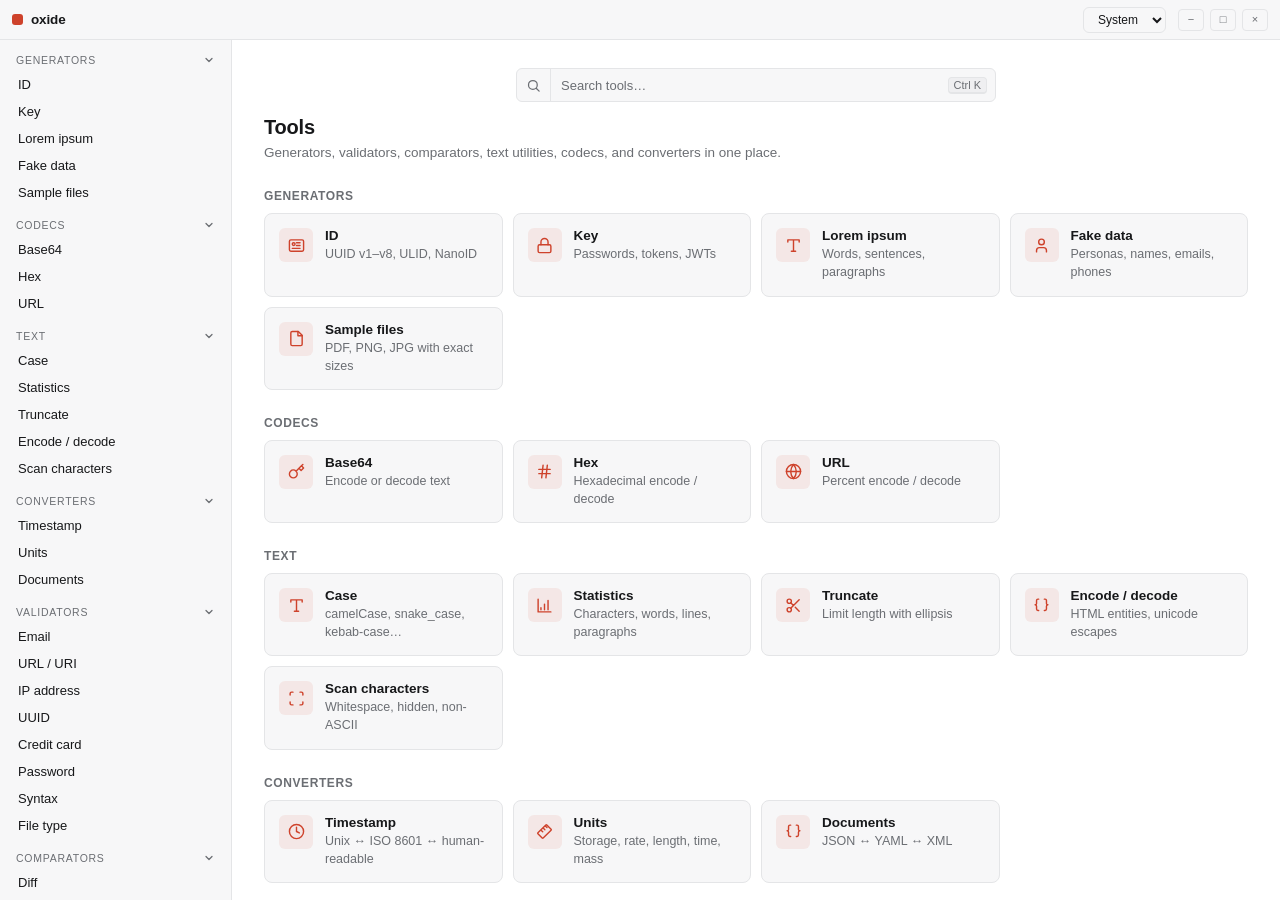
<file: docs/design/mock/index.html>
<!doctype html>
<html lang="en">
<head>
  <meta charset="utf-8">
  <meta name="viewport" content="width=device-width, initial-scale=1">
  <title>oxide — Home</title>
  <link rel="stylesheet" href="design.css">
</head>
<body>
  <div class="app">
    <header class="titlebar">
      <div class="brand"><span class="brand-dot"></span>oxide</div>
      <div class="spacer"></div>
      <select class="theme-select input" aria-label="Theme">
        <option value="system">System</option>
        <option value="light">Light</option>
        <option value="dark">Dark</option>
      </select>
      <div class="win-controls"><span class="win">−</span><span class="win">□</span><span class="win">×</span></div>
    </header>

    <nav class="sidebar">
      <details class="side-group" open>
        <summary class="side-title">Generators <svg class="chev" width="12" height="12" viewBox="0 0 24 24" fill="none" stroke="currentColor" stroke-width="2.5" stroke-linecap="round" stroke-linejoin="round"><path d="m6 9 6 6 6-6"/></svg></summary>
        <div class="side-items">
          <a class="side-item" href="uuid.html">ID</a>
          <a class="side-item" href="#">Key</a>
          <a class="side-item" href="#">Lorem ipsum</a>
          <a class="side-item" href="#">Fake data</a>
          <a class="side-item" href="#">Sample files</a>
        </div>
      </details>
      <details class="side-group" open>
        <summary class="side-title">Codecs <svg class="chev" width="12" height="12" viewBox="0 0 24 24" fill="none" stroke="currentColor" stroke-width="2.5" stroke-linecap="round" stroke-linejoin="round"><path d="m6 9 6 6 6-6"/></svg></summary>
        <div class="side-items">
          <a class="side-item" href="base64.html">Base64</a>
          <a class="side-item" href="#">Hex</a>
          <a class="side-item" href="#">URL</a>
        </div>
      </details>
      <details class="side-group" open>
        <summary class="side-title">Text <svg class="chev" width="12" height="12" viewBox="0 0 24 24" fill="none" stroke="currentColor" stroke-width="2.5" stroke-linecap="round" stroke-linejoin="round"><path d="m6 9 6 6 6-6"/></svg></summary>
        <div class="side-items">
          <a class="side-item" href="#">Case</a>
          <a class="side-item" href="#">Statistics</a>
          <a class="side-item" href="#">Truncate</a>
          <a class="side-item" href="#">Encode / decode</a>
          <a class="side-item" href="#">Scan characters</a>
        </div>
      </details>
      <details class="side-group" open>
        <summary class="side-title">Converters <svg class="chev" width="12" height="12" viewBox="0 0 24 24" fill="none" stroke="currentColor" stroke-width="2.5" stroke-linecap="round" stroke-linejoin="round"><path d="m6 9 6 6 6-6"/></svg></summary>
        <div class="side-items">
          <a class="side-item" href="#">Timestamp</a>
          <a class="side-item" href="#">Units</a>
          <a class="side-item" href="#">Documents</a>
        </div>
      </details>
      <details class="side-group" open>
        <summary class="side-title">Validators <svg class="chev" width="12" height="12" viewBox="0 0 24 24" fill="none" stroke="currentColor" stroke-width="2.5" stroke-linecap="round" stroke-linejoin="round"><path d="m6 9 6 6 6-6"/></svg></summary>
        <div class="side-items">
          <a class="side-item" href="email.html">Email</a>
          <a class="side-item" href="#">URL / URI</a>
          <a class="side-item" href="#">IP address</a>
          <a class="side-item" href="#">UUID</a>
          <a class="side-item" href="#">Credit card</a>
          <a class="side-item" href="#">Password</a>
          <a class="side-item" href="#">Syntax</a>
          <a class="side-item" href="#">File type</a>
        </div>
      </details>
      <details class="side-group" open>
        <summary class="side-title">Comparators <svg class="chev" width="12" height="12" viewBox="0 0 24 24" fill="none" stroke="currentColor" stroke-width="2.5" stroke-linecap="round" stroke-linejoin="round"><path d="m6 9 6 6 6-6"/></svg></summary>
        <div class="side-items">
          <a class="side-item" href="#">Diff</a>
          <a class="side-item" href="#">JSON compare</a>
          <a class="side-item" href="#">SemVer</a>
          <a class="side-item" href="#">Directories</a>
        </div>
      </details>
      <details class="side-group" open>
        <summary class="side-title">App <svg class="chev" width="12" height="12" viewBox="0 0 24 24" fill="none" stroke="currentColor" stroke-width="2.5" stroke-linecap="round" stroke-linejoin="round"><path d="m6 9 6 6 6-6"/></svg></summary>
        <div class="side-items">
          <a class="side-item" href="settings.html">Settings</a>
          <a class="side-item" href="components.html">Components</a>
        </div>
      </details>
    </nav>

    <main class="content">
      <div class="search">
        <span class="search-icon">
          <svg class="ic" width="15" height="15" viewBox="0 0 24 24" fill="none" stroke="currentColor" stroke-width="2" stroke-linecap="round" stroke-linejoin="round"><circle cx="11" cy="11" r="7"/><path d="m21 21-4.3-4.3"/></svg>
        </span>
        <input type="text" placeholder="Search tools…" aria-label="Search tools">
        <kbd>Ctrl K</kbd>
      </div>

      <div class="page-head">
        <h1>Tools</h1>
        <p>Generators, validators, comparators, text utilities, codecs, and converters in one place.</p>
      </div>

      <div class="cat-title">Generators</div>
      <div class="cards">
        <a class="card" href="uuid.html">
          <span class="card-ic"><svg class="ic" width="17" height="17" viewBox="0 0 24 24" fill="none" stroke="currentColor" stroke-width="2" stroke-linecap="round" stroke-linejoin="round"><rect x="2" y="4" width="20" height="16" rx="2"/><circle cx="8" cy="10" r="2"/><path d="M12 8h5M12 12h5M6 16h11"/></svg></span>
          <span><span class="card-name">ID</span><span class="card-desc">UUID v1–v8, ULID, NanoID</span></span>
        </a>
        <a class="card" href="#">
          <span class="card-ic"><svg class="ic" width="17" height="17" viewBox="0 0 24 24" fill="none" stroke="currentColor" stroke-width="2" stroke-linecap="round" stroke-linejoin="round"><rect width="18" height="11" x="3" y="11" rx="2"/><path d="M7 11V7a5 5 0 0 1 10 0v4"/></svg></span>
          <span><span class="card-name">Key</span><span class="card-desc">Passwords, tokens, JWTs</span></span>
        </a>
        <a class="card" href="#">
          <span class="card-ic"><svg class="ic" width="17" height="17" viewBox="0 0 24 24" fill="none" stroke="currentColor" stroke-width="2" stroke-linecap="round" stroke-linejoin="round"><path d="M4 7V4h16v3M9 20h6M12 4v16"/></svg></span>
          <span><span class="card-name">Lorem ipsum</span><span class="card-desc">Words, sentences, paragraphs</span></span>
        </a>
        <a class="card" href="#">
          <span class="card-ic"><svg class="ic" width="17" height="17" viewBox="0 0 24 24" fill="none" stroke="currentColor" stroke-width="2" stroke-linecap="round" stroke-linejoin="round"><path d="M19 21v-2a4 4 0 0 0-4-4H9a4 4 0 0 0-4 4v2"/><circle cx="12" cy="7" r="4"/></svg></span>
          <span><span class="card-name">Fake data</span><span class="card-desc">Personas, names, emails, phones</span></span>
        </a>
        <a class="card" href="#">
          <span class="card-ic"><svg class="ic" width="17" height="17" viewBox="0 0 24 24" fill="none" stroke="currentColor" stroke-width="2" stroke-linecap="round" stroke-linejoin="round"><path d="M14.5 2H6a2 2 0 0 0-2 2v16a2 2 0 0 0 2 2h12a2 2 0 0 0 2-2V7.5L14.5 2z"/><path d="M14 2v6h6"/></svg></span>
          <span><span class="card-name">Sample files</span><span class="card-desc">PDF, PNG, JPG with exact sizes</span></span>
        </a>
      </div>

      <div class="cat-title">Codecs</div>
      <div class="cards">
        <a class="card" href="base64.html">
          <span class="card-ic"><svg class="ic" width="17" height="17" viewBox="0 0 24 24" fill="none" stroke="currentColor" stroke-width="2" stroke-linecap="round" stroke-linejoin="round"><path d="m21 2-2 2m-7.6 7.6a5.5 5.5 0 1 1-7.8 7.8 5.5 5.5 0 0 1 7.8-7.8zm0 0L15.5 7.5m0 0 3 3L22 7l-3-3m-3.5 3.5L19 4"/></svg></span>
          <span><span class="card-name">Base64</span><span class="card-desc">Encode or decode text</span></span>
        </a>
        <a class="card" href="#">
          <span class="card-ic"><svg class="ic" width="17" height="17" viewBox="0 0 24 24" fill="none" stroke="currentColor" stroke-width="2" stroke-linecap="round" stroke-linejoin="round"><path d="M4 9h16M4 15h16M10 3 8 21M16 3l-2 18"/></svg></span>
          <span><span class="card-name">Hex</span><span class="card-desc">Hexadecimal encode / decode</span></span>
        </a>
        <a class="card" href="#">
          <span class="card-ic"><svg class="ic" width="17" height="17" viewBox="0 0 24 24" fill="none" stroke="currentColor" stroke-width="2" stroke-linecap="round" stroke-linejoin="round"><circle cx="12" cy="12" r="10"/><path d="M2 12h20M12 2a15.3 15.3 0 0 1 4 10 15.3 15.3 0 0 1-4 10 15.3 15.3 0 0 1-4-10 15.3 15.3 0 0 1 4-10z"/></svg></span>
          <span><span class="card-name">URL</span><span class="card-desc">Percent encode / decode</span></span>
        </a>
      </div>

      <div class="cat-title">Text</div>
      <div class="cards">
        <a class="card" href="#">
          <span class="card-ic"><svg class="ic" width="17" height="17" viewBox="0 0 24 24" fill="none" stroke="currentColor" stroke-width="2" stroke-linecap="round" stroke-linejoin="round"><path d="M4 7V4h16v3M9 20h6M12 4v16"/></svg></span>
          <span><span class="card-name">Case</span><span class="card-desc">camelCase, snake_case, kebab-case…</span></span>
        </a>
        <a class="card" href="#">
          <span class="card-ic"><svg class="ic" width="17" height="17" viewBox="0 0 24 24" fill="none" stroke="currentColor" stroke-width="2" stroke-linecap="round" stroke-linejoin="round"><path d="M3 3v18h18"/><path d="M7 15v3M12 10v8M17 5v13"/></svg></span>
          <span><span class="card-name">Statistics</span><span class="card-desc">Characters, words, lines, paragraphs</span></span>
        </a>
        <a class="card" href="#">
          <span class="card-ic"><svg class="ic" width="17" height="17" viewBox="0 0 24 24" fill="none" stroke="currentColor" stroke-width="2" stroke-linecap="round" stroke-linejoin="round"><circle cx="6" cy="6" r="3"/><circle cx="6" cy="18" r="3"/><path d="M20 4 8.1 15.9M14.5 14.5 20 20M8.1 8.1 12 12"/></svg></span>
          <span><span class="card-name">Truncate</span><span class="card-desc">Limit length with ellipsis</span></span>
        </a>
        <a class="card" href="#">
          <span class="card-ic"><svg class="ic" width="17" height="17" viewBox="0 0 24 24" fill="none" stroke="currentColor" stroke-width="2" stroke-linecap="round" stroke-linejoin="round"><path d="M8 3H7a2 2 0 0 0-2 2v4a2 2 0 0 1-2 2 2 2 0 0 1 2 2v4c0 1.1.9 2 2 2h1"/><path d="M16 3h1a2 2 0 0 1 2 2v4a2 2 0 0 0 2 2 2 2 0 0 0-2 2v4a2 2 0 0 1-2 2h-1"/></svg></span>
          <span><span class="card-name">Encode / decode</span><span class="card-desc">HTML entities, unicode escapes</span></span>
        </a>
        <a class="card" href="#">
          <span class="card-ic"><svg class="ic" width="17" height="17" viewBox="0 0 24 24" fill="none" stroke="currentColor" stroke-width="2" stroke-linecap="round" stroke-linejoin="round"><path d="M3 7V5a2 2 0 0 1 2-2h2M17 3h2a2 2 0 0 1 2 2v2M21 17v2a2 2 0 0 1-2 2h-2M7 21H5a2 2 0 0 1-2-2v-2"/></svg></span>
          <span><span class="card-name">Scan characters</span><span class="card-desc">Whitespace, hidden, non-ASCII</span></span>
        </a>
      </div>

      <div class="cat-title">Converters</div>
      <div class="cards">
        <a class="card" href="#">
          <span class="card-ic"><svg class="ic" width="17" height="17" viewBox="0 0 24 24" fill="none" stroke="currentColor" stroke-width="2" stroke-linecap="round" stroke-linejoin="round"><circle cx="12" cy="12" r="10"/><path d="M12 6v6l4 2"/></svg></span>
          <span><span class="card-name">Timestamp</span><span class="card-desc">Unix ↔ ISO 8601 ↔ human-readable</span></span>
        </a>
        <a class="card" href="#">
          <span class="card-ic"><svg class="ic" width="17" height="17" viewBox="0 0 24 24" fill="none" stroke="currentColor" stroke-width="2" stroke-linecap="round" stroke-linejoin="round"><path d="M21.3 8.7 15.3 2.7a1 1 0 0 0-1.4 0l-11.2 11.2a1 1 0 0 0 0 1.4l6 6a1 1 0 0 0 1.4 0l11.2-11.2a1 1 0 0 0 0-1.4z"/><path d="m7.5 10.5 2 2M10.5 7.5l2 2M13.5 4.5l2 2"/></svg></span>
          <span><span class="card-name">Units</span><span class="card-desc">Storage, rate, length, time, mass</span></span>
        </a>
        <a class="card" href="#">
          <span class="card-ic"><svg class="ic" width="17" height="17" viewBox="0 0 24 24" fill="none" stroke="currentColor" stroke-width="2" stroke-linecap="round" stroke-linejoin="round"><path d="M8 3H7a2 2 0 0 0-2 2v4a2 2 0 0 1-2 2 2 2 0 0 1 2 2v4c0 1.1.9 2 2 2h1"/><path d="M16 3h1a2 2 0 0 1 2 2v4a2 2 0 0 0 2 2 2 2 0 0 0-2 2v4a2 2 0 0 1-2 2h-1"/></svg></span>
          <span><span class="card-name">Documents</span><span class="card-desc">JSON ↔ YAML ↔ XML</span></span>
        </a>
      </div>

      <div class="cat-title">Validators</div>
      <div class="cards">
        <a class="card" href="email.html">
          <span class="card-ic"><svg class="ic" width="17" height="17" viewBox="0 0 24 24" fill="none" stroke="currentColor" stroke-width="2" stroke-linecap="round" stroke-linejoin="round"><rect width="20" height="16" x="2" y="4" rx="2"/><path d="m22 7-8.97 5.7a1.94 1.94 0 0 1-2.06 0L2 7"/></svg></span>
          <span><span class="card-name">Email</span><span class="card-desc">RFC 5321/5322, IDN, SMTPUTF8</span></span>
        </a>
        <a class="card" href="#">
          <span class="card-ic"><svg class="ic" width="17" height="17" viewBox="0 0 24 24" fill="none" stroke="currentColor" stroke-width="2" stroke-linecap="round" stroke-linejoin="round"><circle cx="12" cy="12" r="10"/><path d="M2 12h20M12 2a15.3 15.3 0 0 1 4 10 15.3 15.3 0 0 1-4 10 15.3 15.3 0 0 1-4-10 15.3 15.3 0 0 1 4-10z"/></svg></span>
          <span><span class="card-name">URL / URI</span><span class="card-desc">WHATWG URL, IDN, schemes</span></span>
        </a>
        <a class="card" href="#">
          <span class="card-ic"><svg class="ic" width="17" height="17" viewBox="0 0 24 24" fill="none" stroke="currentColor" stroke-width="2" stroke-linecap="round" stroke-linejoin="round"><path d="M12 22s8-4 8-10V5l-8-3-8 3v7c0 6 8 10 8 10z"/></svg></span>
          <span><span class="card-name">IP address</span><span class="card-desc">IPv4 / IPv6, RFC 6890</span></span>
        </a>
        <a class="card" href="#">
          <span class="card-ic"><svg class="ic" width="17" height="17" viewBox="0 0 24 24" fill="none" stroke="currentColor" stroke-width="2" stroke-linecap="round" stroke-linejoin="round"><rect x="2" y="4" width="20" height="16" rx="2"/><circle cx="8" cy="10" r="2"/><path d="M12 8h5M12 12h5M6 16h11"/></svg></span>
          <span><span class="card-name">UUID</span><span class="card-desc">v1–v8, nil/max, all forms</span></span>
        </a>
        <a class="card" href="#">
          <span class="card-ic"><svg class="ic" width="17" height="17" viewBox="0 0 24 24" fill="none" stroke="currentColor" stroke-width="2" stroke-linecap="round" stroke-linejoin="round"><rect width="20" height="14" x="2" y="5" rx="2"/><path d="M2 10h20"/></svg></span>
          <span><span class="card-name">Credit card</span><span class="card-desc">Luhn, issuer detection</span></span>
        </a>
        <a class="card" href="#">
          <span class="card-ic"><svg class="ic" width="17" height="17" viewBox="0 0 24 24" fill="none" stroke="currentColor" stroke-width="2" stroke-linecap="round" stroke-linejoin="round"><path d="M12 22s8-4 8-10V5l-8-3-8 3v7c0 6 8 10 8 10z"/></svg></span>
          <span><span class="card-name">Password</span><span class="card-desc">zxcvbn strength, crack-time</span></span>
        </a>
        <a class="card" href="#">
          <span class="card-ic"><svg class="ic" width="17" height="17" viewBox="0 0 24 24" fill="none" stroke="currentColor" stroke-width="2" stroke-linecap="round" stroke-linejoin="round"><path d="M8 3H7a2 2 0 0 0-2 2v4a2 2 0 0 1-2 2 2 2 0 0 1 2 2v4c0 1.1.9 2 2 2h1"/><path d="M16 3h1a2 2 0 0 1 2 2v4a2 2 0 0 0 2 2 2 2 0 0 0-2 2v4a2 2 0 0 1-2 2h-1"/></svg></span>
          <span><span class="card-name">Syntax</span><span class="card-desc">JSON / YAML / XML well-formedness</span></span>
        </a>
        <a class="card" href="#">
          <span class="card-ic"><svg class="ic" width="17" height="17" viewBox="0 0 24 24" fill="none" stroke="currentColor" stroke-width="2" stroke-linecap="round" stroke-linejoin="round"><path d="M14.5 2H6a2 2 0 0 0-2 2v16a2 2 0 0 0 2 2h12a2 2 0 0 0 2-2V7.5L14.5 2z"/><path d="M14 2v6h6"/></svg></span>
          <span><span class="card-name">File type</span><span class="card-desc">Magic bytes, containers</span></span>
        </a>
      </div>

      <div class="cat-title">Comparators</div>
      <div class="cards">
        <a class="card" href="#">
          <span class="card-ic"><svg class="ic" width="17" height="17" viewBox="0 0 24 24" fill="none" stroke="currentColor" stroke-width="2" stroke-linecap="round" stroke-linejoin="round"><circle cx="18" cy="18" r="3"/><circle cx="6" cy="6" r="3"/><path d="M13 6h3a2 2 0 0 1 2 2v7M6 9v12"/></svg></span>
          <span><span class="card-name">Diff</span><span class="card-desc">Unified line diff, char diff</span></span>
        </a>
        <a class="card" href="#">
          <span class="card-ic"><svg class="ic" width="17" height="17" viewBox="0 0 24 24" fill="none" stroke="currentColor" stroke-width="2" stroke-linecap="round" stroke-linejoin="round"><path d="M8 3H7a2 2 0 0 0-2 2v4a2 2 0 0 1-2 2 2 2 0 0 1 2 2v4c0 1.1.9 2 2 2h1"/><path d="M16 3h1a2 2 0 0 1 2 2v4a2 2 0 0 0 2 2 2 2 0 0 0-2 2v4a2 2 0 0 1-2 2h-1"/></svg></span>
          <span><span class="card-name">JSON compare</span><span class="card-desc">Semantic diff, RFC 6902 patch</span></span>
        </a>
        <a class="card" href="#">
          <span class="card-ic"><svg class="ic" width="17" height="17" viewBox="0 0 24 24" fill="none" stroke="currentColor" stroke-width="2" stroke-linecap="round" stroke-linejoin="round"><path d="M12 2H2v10l9.3 9.3a2 2 0 0 0 2.8 0l7.2-7.2a2 2 0 0 0 0-2.8L12 2z"/><circle cx="7" cy="7" r="1"/></svg></span>
          <span><span class="card-name">SemVer</span><span class="card-desc">Precedence, Cargo requirements</span></span>
        </a>
        <a class="card" href="#">
          <span class="card-ic"><svg class="ic" width="17" height="17" viewBox="0 0 24 24" fill="none" stroke="currentColor" stroke-width="2" stroke-linecap="round" stroke-linejoin="round"><path d="M4 20h16a2 2 0 0 0 2-2V8a2 2 0 0 0-2-2h-7.9a2 2 0 0 1-1.7-.9L9.2 3.9A2 2 0 0 0 7.5 3H4a2 2 0 0 0-2 2v13a2 2 0 0 0 2 2z"/></svg></span>
          <span><span class="card-name">Directories</span><span class="card-desc">Recursive tree diff, SHA-256</span></span>
        </a>
      </div>
    </main>
  </div>
  <script src="mock.js"></script>
</body>
</html>
</file>
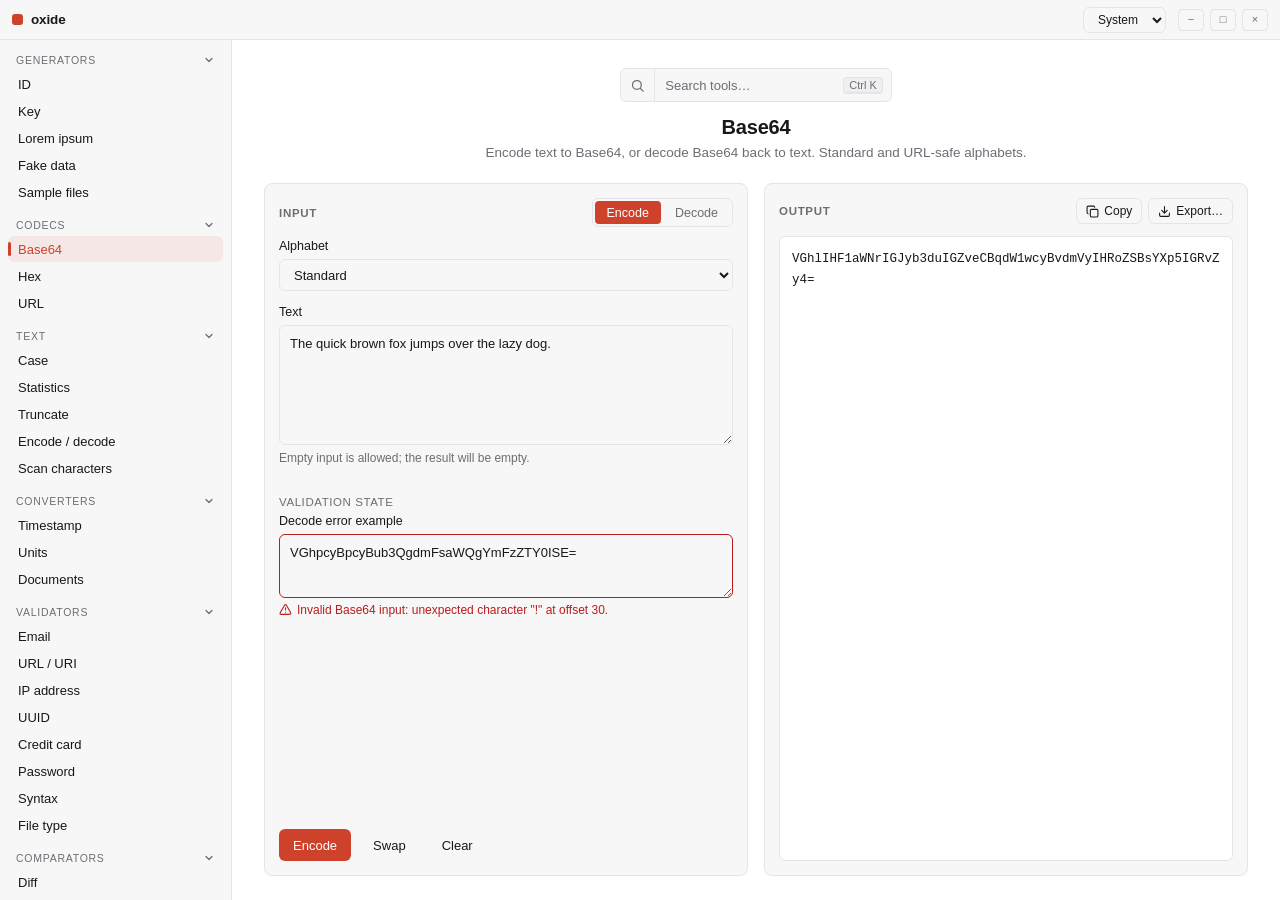
<file: docs/design/mock/base64.html>
<!doctype html>
<html lang="en">
<head>
  <meta charset="utf-8">
  <meta name="viewport" content="width=device-width, initial-scale=1">
  <title>oxide — Base64</title>
  <link rel="stylesheet" href="design.css">
</head>
<body>
  <div class="app">
    <header class="titlebar">
      <div class="brand"><span class="brand-dot"></span>oxide</div>
      <div class="spacer"></div>
      <select class="theme-select input" aria-label="Theme">
        <option value="system">System</option>
        <option value="light">Light</option>
        <option value="dark">Dark</option>
      </select>
      <div class="win-controls"><span class="win">−</span><span class="win">□</span><span class="win">×</span></div>
    </header>

    <nav class="sidebar">
      <details class="side-group" open>
        <summary class="side-title">Generators <svg class="chev" width="12" height="12" viewBox="0 0 24 24" fill="none" stroke="currentColor" stroke-width="2.5" stroke-linecap="round" stroke-linejoin="round"><path d="m6 9 6 6 6-6"/></svg></summary>
        <div class="side-items">
          <a class="side-item" href="uuid.html">ID</a>
          <a class="side-item" href="#">Key</a>
          <a class="side-item" href="#">Lorem ipsum</a>
          <a class="side-item" href="#">Fake data</a>
          <a class="side-item" href="#">Sample files</a>
        </div>
      </details>
      <details class="side-group" open>
        <summary class="side-title">Codecs <svg class="chev" width="12" height="12" viewBox="0 0 24 24" fill="none" stroke="currentColor" stroke-width="2.5" stroke-linecap="round" stroke-linejoin="round"><path d="m6 9 6 6 6-6"/></svg></summary>
        <div class="side-items">
          <a class="side-item active" href="base64.html">Base64</a>
          <a class="side-item" href="#">Hex</a>
          <a class="side-item" href="#">URL</a>
        </div>
      </details>
      <details class="side-group" open>
        <summary class="side-title">Text <svg class="chev" width="12" height="12" viewBox="0 0 24 24" fill="none" stroke="currentColor" stroke-width="2.5" stroke-linecap="round" stroke-linejoin="round"><path d="m6 9 6 6 6-6"/></svg></summary>
        <div class="side-items">
          <a class="side-item" href="#">Case</a>
          <a class="side-item" href="#">Statistics</a>
          <a class="side-item" href="#">Truncate</a>
          <a class="side-item" href="#">Encode / decode</a>
          <a class="side-item" href="#">Scan characters</a>
        </div>
      </details>
      <details class="side-group" open>
        <summary class="side-title">Converters <svg class="chev" width="12" height="12" viewBox="0 0 24 24" fill="none" stroke="currentColor" stroke-width="2.5" stroke-linecap="round" stroke-linejoin="round"><path d="m6 9 6 6 6-6"/></svg></summary>
        <div class="side-items">
          <a class="side-item" href="#">Timestamp</a>
          <a class="side-item" href="#">Units</a>
          <a class="side-item" href="#">Documents</a>
        </div>
      </details>
      <details class="side-group" open>
        <summary class="side-title">Validators <svg class="chev" width="12" height="12" viewBox="0 0 24 24" fill="none" stroke="currentColor" stroke-width="2.5" stroke-linecap="round" stroke-linejoin="round"><path d="m6 9 6 6 6-6"/></svg></summary>
        <div class="side-items">
          <a class="side-item" href="email.html">Email</a>
          <a class="side-item" href="#">URL / URI</a>
          <a class="side-item" href="#">IP address</a>
          <a class="side-item" href="#">UUID</a>
          <a class="side-item" href="#">Credit card</a>
          <a class="side-item" href="#">Password</a>
          <a class="side-item" href="#">Syntax</a>
          <a class="side-item" href="#">File type</a>
        </div>
      </details>
      <details class="side-group" open>
        <summary class="side-title">Comparators <svg class="chev" width="12" height="12" viewBox="0 0 24 24" fill="none" stroke="currentColor" stroke-width="2.5" stroke-linecap="round" stroke-linejoin="round"><path d="m6 9 6 6 6-6"/></svg></summary>
        <div class="side-items">
          <a class="side-item" href="#">Diff</a>
          <a class="side-item" href="#">JSON compare</a>
          <a class="side-item" href="#">SemVer</a>
          <a class="side-item" href="#">Directories</a>
        </div>
      </details>
      <details class="side-group" open>
        <summary class="side-title">App <svg class="chev" width="12" height="12" viewBox="0 0 24 24" fill="none" stroke="currentColor" stroke-width="2.5" stroke-linecap="round" stroke-linejoin="round"><path d="m6 9 6 6 6-6"/></svg></summary>
        <div class="side-items">
          <a class="side-item" href="settings.html">Settings</a>
          <a class="side-item" href="components.html">Components</a>
        </div>
      </details>
    </nav>

    <main class="content fill">
      <div class="search">
        <span class="search-icon">
          <svg class="ic" width="15" height="15" viewBox="0 0 24 24" fill="none" stroke="currentColor" stroke-width="2" stroke-linecap="round" stroke-linejoin="round"><circle cx="11" cy="11" r="7"/><path d="m21 21-4.3-4.3"/></svg>
        </span>
        <input type="text" placeholder="Search tools…" aria-label="Search tools">
        <kbd>Ctrl K</kbd>
      </div>

      <div class="page-head center">
        <h1>Base64</h1>
        <p>Encode text to Base64, or decode Base64 back to text. Standard and URL-safe alphabets.</p>
      </div>

      <div class="tool-wrap">
      <div class="panes">
        <section class="pane">
          <div class="pane-head">
            <span class="pane-title">Input</span>
            <div class="tabs"><span class="tab active">Encode</span><span class="tab">Decode</span></div>
          </div>
          <div class="pane-body">
            <div class="field">
              <label for="alphabet">Alphabet</label>
              <select id="alphabet" class="input">
                <option>Standard</option>
                <option>URL-safe</option>
              </select>
            </div>
            <div class="field">
              <label for="input">Text</label>
              <textarea id="input" class="input" style="min-height:120px">The quick brown fox jumps over the lazy dog.</textarea>
              <div class="help">Empty input is allowed; the result will be empty.</div>
            </div>
            <div class="demo-note">Validation state</div>
            <div class="field">
              <label for="bad">Decode error example</label>
              <textarea id="bad" class="input error" style="min-height:64px">VGhpcyBpcyBub3QgdmFsaWQgYmFzZTY0ISE=</textarea>
              <div class="msg">
                <svg class="ic" width="13" height="13" viewBox="0 0 24 24" fill="none" stroke="currentColor" stroke-width="2" stroke-linecap="round" stroke-linejoin="round"><path d="m21.7 18-8-14a2 2 0 0 0-3.5 0l-8 14A2 2 0 0 0 4 21h16a2 2 0 0 0 1.7-3z"/><path d="M12 9v4M12 17h.01"/></svg>
                Invalid Base64 input: unexpected character "!" at offset 30.
              </div>
            </div>
          </div>
          <div class="pane-footer">
            <button class="btn btn-primary">Encode</button>
            <button class="btn btn-ghost">Swap</button>
            <button class="btn btn-ghost">Clear</button>
          </div>
        </section>

        <section class="pane">
          <div class="pane-head">
            <span class="pane-title">Output</span>
            <div class="pane-actions">
              <button class="btn btn-outline btn-sm">
                <svg class="ic" width="13" height="13" viewBox="0 0 24 24" fill="none" stroke="currentColor" stroke-width="2" stroke-linecap="round" stroke-linejoin="round"><rect width="14" height="14" x="8" y="8" rx="2"/><path d="M4 16c-1.1 0-2-.9-2-2V4c0-1.1.9-2 2-2h10c1.1 0 2 .9 2 2"/></svg>
                Copy
              </button>
              <button class="btn btn-outline btn-sm">
                <svg class="ic" width="13" height="13" viewBox="0 0 24 24" fill="none" stroke="currentColor" stroke-width="2" stroke-linecap="round" stroke-linejoin="round"><path d="M21 15v4a2 2 0 0 1-2 2H5a2 2 0 0 1-2-2v-4M7 10l5 5 5-5M12 15V3"/></svg>
                Export…
              </button>
            </div>
          </div>
          <div class="pane-body">
            <div class="output">VGhlIHF1aWNrIGJyb3duIGZveCBqdW1wcyBvdmVyIHRoZSBsYXp5IGRvZy4=</div>
          </div>
        </section>
      </div>
      </div>
    </main>
  </div>
  <script src="mock.js"></script>
</body>
</html>
</file>
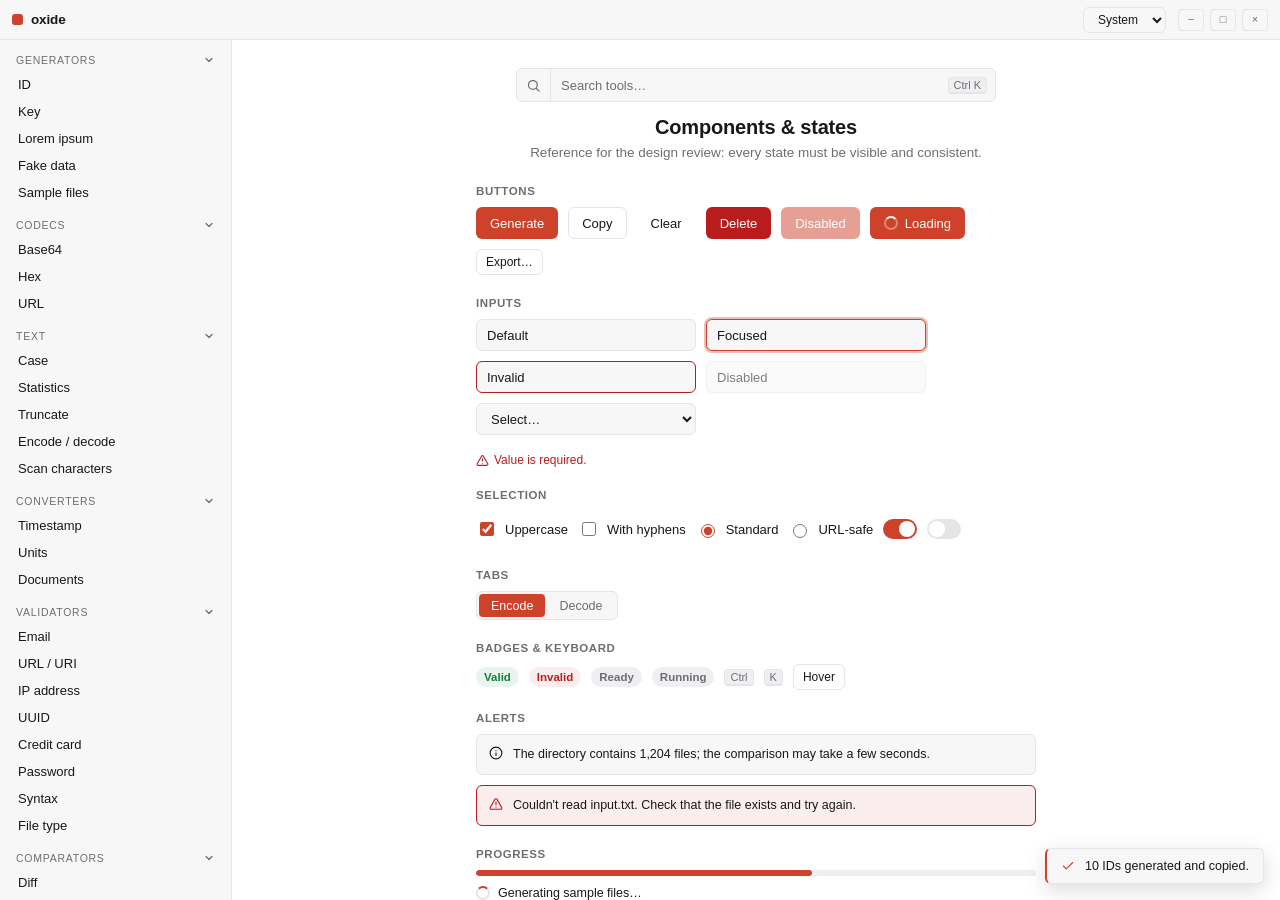
<file: docs/design/mock/components.html>
<!doctype html>
<html lang="en">
<head>
  <meta charset="utf-8">
  <meta name="viewport" content="width=device-width, initial-scale=1">
  <title>oxide — Components</title>
  <link rel="stylesheet" href="design.css">
</head>
<body>
  <div class="app">
    <header class="titlebar">
      <div class="brand"><span class="brand-dot"></span>oxide</div>
      <div class="spacer"></div>
      <select class="theme-select input" aria-label="Theme">
        <option value="system">System</option>
        <option value="light">Light</option>
        <option value="dark">Dark</option>
      </select>
      <div class="win-controls"><span class="win">−</span><span class="win">□</span><span class="win">×</span></div>
    </header>

    <nav class="sidebar">
      <details class="side-group" open>
        <summary class="side-title">Generators <svg class="chev" width="12" height="12" viewBox="0 0 24 24" fill="none" stroke="currentColor" stroke-width="2.5" stroke-linecap="round" stroke-linejoin="round"><path d="m6 9 6 6 6-6"/></svg></summary>
        <div class="side-items">
          <a class="side-item" href="uuid.html">ID</a>
          <a class="side-item" href="#">Key</a>
          <a class="side-item" href="#">Lorem ipsum</a>
          <a class="side-item" href="#">Fake data</a>
          <a class="side-item" href="#">Sample files</a>
        </div>
      </details>
      <details class="side-group" open>
        <summary class="side-title">Codecs <svg class="chev" width="12" height="12" viewBox="0 0 24 24" fill="none" stroke="currentColor" stroke-width="2.5" stroke-linecap="round" stroke-linejoin="round"><path d="m6 9 6 6 6-6"/></svg></summary>
        <div class="side-items">
          <a class="side-item" href="base64.html">Base64</a>
          <a class="side-item" href="#">Hex</a>
          <a class="side-item" href="#">URL</a>
        </div>
      </details>
      <details class="side-group" open>
        <summary class="side-title">Text <svg class="chev" width="12" height="12" viewBox="0 0 24 24" fill="none" stroke="currentColor" stroke-width="2.5" stroke-linecap="round" stroke-linejoin="round"><path d="m6 9 6 6 6-6"/></svg></summary>
        <div class="side-items">
          <a class="side-item" href="#">Case</a>
          <a class="side-item" href="#">Statistics</a>
          <a class="side-item" href="#">Truncate</a>
          <a class="side-item" href="#">Encode / decode</a>
          <a class="side-item" href="#">Scan characters</a>
        </div>
      </details>
      <details class="side-group" open>
        <summary class="side-title">Converters <svg class="chev" width="12" height="12" viewBox="0 0 24 24" fill="none" stroke="currentColor" stroke-width="2.5" stroke-linecap="round" stroke-linejoin="round"><path d="m6 9 6 6 6-6"/></svg></summary>
        <div class="side-items">
          <a class="side-item" href="#">Timestamp</a>
          <a class="side-item" href="#">Units</a>
          <a class="side-item" href="#">Documents</a>
        </div>
      </details>
      <details class="side-group" open>
        <summary class="side-title">Validators <svg class="chev" width="12" height="12" viewBox="0 0 24 24" fill="none" stroke="currentColor" stroke-width="2.5" stroke-linecap="round" stroke-linejoin="round"><path d="m6 9 6 6 6-6"/></svg></summary>
        <div class="side-items">
          <a class="side-item" href="email.html">Email</a>
          <a class="side-item" href="#">URL / URI</a>
          <a class="side-item" href="#">IP address</a>
          <a class="side-item" href="#">UUID</a>
          <a class="side-item" href="#">Credit card</a>
          <a class="side-item" href="#">Password</a>
          <a class="side-item" href="#">Syntax</a>
          <a class="side-item" href="#">File type</a>
        </div>
      </details>
      <details class="side-group" open>
        <summary class="side-title">Comparators <svg class="chev" width="12" height="12" viewBox="0 0 24 24" fill="none" stroke="currentColor" stroke-width="2.5" stroke-linecap="round" stroke-linejoin="round"><path d="m6 9 6 6 6-6"/></svg></summary>
        <div class="side-items">
          <a class="side-item" href="#">Diff</a>
          <a class="side-item" href="#">JSON compare</a>
          <a class="side-item" href="#">SemVer</a>
          <a class="side-item" href="#">Directories</a>
        </div>
      </details>
      <details class="side-group" open>
        <summary class="side-title">App <svg class="chev" width="12" height="12" viewBox="0 0 24 24" fill="none" stroke="currentColor" stroke-width="2.5" stroke-linecap="round" stroke-linejoin="round"><path d="m6 9 6 6 6-6"/></svg></summary>
        <div class="side-items">
          <a class="side-item" href="settings.html">Settings</a>
          <a class="side-item active" href="components.html">Components</a>
        </div>
      </details>
    </nav>

    <main class="content">
      <div class="search">
        <span class="search-icon">
          <svg class="ic" width="15" height="15" viewBox="0 0 24 24" fill="none" stroke="currentColor" stroke-width="2" stroke-linecap="round" stroke-linejoin="round"><circle cx="11" cy="11" r="7"/><path d="m21 21-4.3-4.3"/></svg>
        </span>
        <input type="text" placeholder="Search tools…" aria-label="Search tools">
        <kbd>Ctrl K</kbd>
      </div>

      <div class="page-head center">
        <h1>Components &amp; states</h1>
        <p>Reference for the design review: every state must be visible and consistent.</p>
      </div>

      <div class="section">

        <div class="comp-label">Buttons</div>
        <div class="comp-row">
          <button class="btn btn-primary">Generate</button>
          <button class="btn btn-outline">Copy</button>
          <button class="btn btn-ghost">Clear</button>
          <button class="btn btn-danger">Delete</button>
          <button class="btn btn-primary" disabled>Disabled</button>
          <button class="btn btn-primary"><span class="spinner"></span>Loading</button>
          <button class="btn btn-outline btn-sm">Export…</button>
        </div>

        <div class="comp-label">Inputs</div>
        <div class="comp-row">
          <input class="input" style="max-width:220px" value="Default">
          <input class="input" style="max-width:220px" value="Focused" autofocus>
          <input class="input error" style="max-width:220px" value="Invalid">
          <input class="input" style="max-width:220px" value="Disabled" disabled>
          <select class="input" style="max-width:220px"><option>Select…</option><option>Option A</option></select>
        </div>
        <div class="field" style="max-width:220px">
          <div class="msg">
            <svg class="ic" width="13" height="13" viewBox="0 0 24 24" fill="none" stroke="currentColor" stroke-width="2" stroke-linecap="round" stroke-linejoin="round"><path d="m21.7 18-8-14a2 2 0 0 0-3.5 0l-8 14A2 2 0 0 0 4 21h16a2 2 0 0 0 1.7-3z"/><path d="M12 9v4M12 17h.01"/></svg>
            Value is required.
          </div>
        </div>

        <div class="comp-label">Selection</div>
        <div class="comp-row">
          <label class="check"><input type="checkbox" checked> Uppercase</label>
          <label class="check"><input type="checkbox"> With hyphens</label>
          <label class="check"><input type="radio" name="demo-radio" checked> Standard</label>
          <label class="check"><input type="radio" name="demo-radio"> URL-safe</label>
          <span class="switch on"><span class="knob"></span></span>
          <span class="switch"><span class="knob"></span></span>
        </div>

        <div class="comp-label">Tabs</div>
        <div class="comp-row">
          <div class="tabs"><span class="tab active">Encode</span><span class="tab">Decode</span></div>
        </div>

        <div class="comp-label">Badges &amp; keyboard</div>
        <div class="comp-row">
          <span class="badge badge-success">Valid</span>
          <span class="badge badge-danger">Invalid</span>
          <span class="badge badge-neutral">Ready</span>
          <span class="badge badge-neutral">Running</span>
          <kbd>Ctrl</kbd> <kbd>K</kbd>
          <span class="tip"><button class="btn btn-outline btn-sm">Hover</button><span class="tooltip">Copy result · Ctrl C</span></span>
        </div>

        <div class="comp-label">Alerts</div>
        <div class="comp-row" style="flex-direction:column; align-items:stretch">
          <div class="alert">
            <svg class="ic" width="14" height="14" viewBox="0 0 24 24" fill="none" stroke="currentColor" stroke-width="2" stroke-linecap="round" stroke-linejoin="round"><circle cx="12" cy="12" r="10"/><path d="M12 16v-4M12 8h.01"/></svg>
            <span>The directory contains 1,204 files; the comparison may take a few seconds.</span>
          </div>
          <div class="alert alert-danger">
            <svg class="ic" width="14" height="14" viewBox="0 0 24 24" fill="none" stroke="currentColor" stroke-width="2" stroke-linecap="round" stroke-linejoin="round"><path d="m21.7 18-8-14a2 2 0 0 0-3.5 0l-8 14A2 2 0 0 0 4 21h16a2 2 0 0 0 1.7-3z"/><path d="M12 9v4M12 17h.01"/></svg>
            <span>Couldn't read <span class="muted">input.txt</span>. Check that the file exists and try again.</span>
          </div>
        </div>

        <div class="comp-label">Progress</div>
        <div class="comp-row" style="flex-direction:column; align-items:stretch">
          <div class="progress"><i></i></div>
          <div class="btn-row">
            <span class="spinner surface"></span>
            <span class="muted" style="font-size:12.5px">Generating sample files…</span>
          </div>
        </div>

      </div>

      <div class="toast-demo">
        <div class="toast">
          <svg class="ic" width="14" height="14" viewBox="0 0 24 24" fill="none" stroke="currentColor" stroke-width="2" stroke-linecap="round" stroke-linejoin="round"><path d="M20 6 9 17l-5-5"/></svg>
          <span>10 IDs generated and copied.</span>
        </div>
      </div>
    </main>
  </div>
  <script src="mock.js"></script>
</body>
</html>
</file>
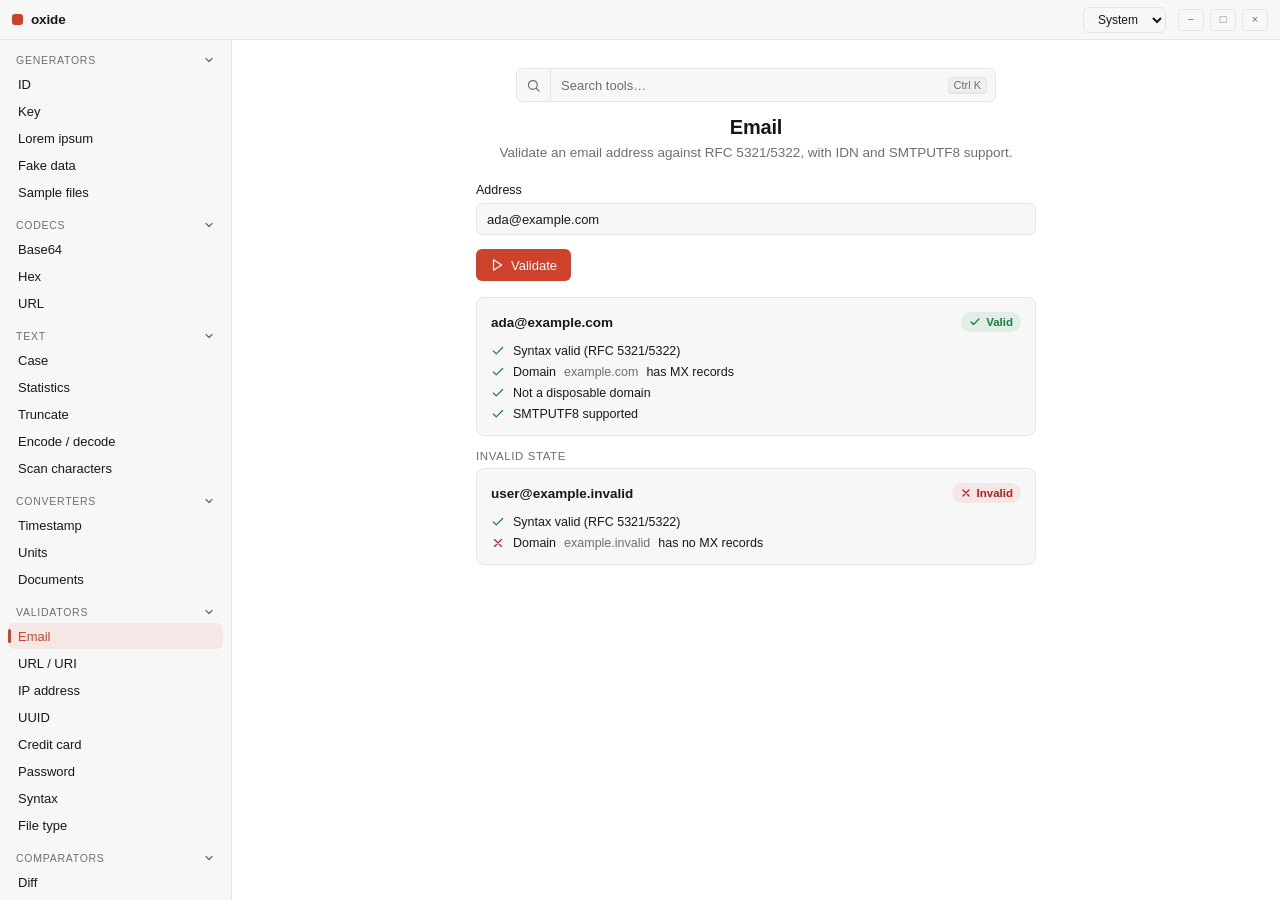
<file: docs/design/mock/email.html>
<!doctype html>
<html lang="en">
<head>
  <meta charset="utf-8">
  <meta name="viewport" content="width=device-width, initial-scale=1">
  <title>oxide — Email</title>
  <link rel="stylesheet" href="design.css">
</head>
<body>
  <div class="app">
    <header class="titlebar">
      <div class="brand"><span class="brand-dot"></span>oxide</div>
      <div class="spacer"></div>
      <select class="theme-select input" aria-label="Theme">
        <option value="system">System</option>
        <option value="light">Light</option>
        <option value="dark">Dark</option>
      </select>
      <div class="win-controls"><span class="win">−</span><span class="win">□</span><span class="win">×</span></div>
    </header>

    <nav class="sidebar">
      <details class="side-group" open>
        <summary class="side-title">Generators <svg class="chev" width="12" height="12" viewBox="0 0 24 24" fill="none" stroke="currentColor" stroke-width="2.5" stroke-linecap="round" stroke-linejoin="round"><path d="m6 9 6 6 6-6"/></svg></summary>
        <div class="side-items">
          <a class="side-item" href="uuid.html">ID</a>
          <a class="side-item" href="#">Key</a>
          <a class="side-item" href="#">Lorem ipsum</a>
          <a class="side-item" href="#">Fake data</a>
          <a class="side-item" href="#">Sample files</a>
        </div>
      </details>
      <details class="side-group" open>
        <summary class="side-title">Codecs <svg class="chev" width="12" height="12" viewBox="0 0 24 24" fill="none" stroke="currentColor" stroke-width="2.5" stroke-linecap="round" stroke-linejoin="round"><path d="m6 9 6 6 6-6"/></svg></summary>
        <div class="side-items">
          <a class="side-item" href="base64.html">Base64</a>
          <a class="side-item" href="#">Hex</a>
          <a class="side-item" href="#">URL</a>
        </div>
      </details>
      <details class="side-group" open>
        <summary class="side-title">Text <svg class="chev" width="12" height="12" viewBox="0 0 24 24" fill="none" stroke="currentColor" stroke-width="2.5" stroke-linecap="round" stroke-linejoin="round"><path d="m6 9 6 6 6-6"/></svg></summary>
        <div class="side-items">
          <a class="side-item" href="#">Case</a>
          <a class="side-item" href="#">Statistics</a>
          <a class="side-item" href="#">Truncate</a>
          <a class="side-item" href="#">Encode / decode</a>
          <a class="side-item" href="#">Scan characters</a>
        </div>
      </details>
      <details class="side-group" open>
        <summary class="side-title">Converters <svg class="chev" width="12" height="12" viewBox="0 0 24 24" fill="none" stroke="currentColor" stroke-width="2.5" stroke-linecap="round" stroke-linejoin="round"><path d="m6 9 6 6 6-6"/></svg></summary>
        <div class="side-items">
          <a class="side-item" href="#">Timestamp</a>
          <a class="side-item" href="#">Units</a>
          <a class="side-item" href="#">Documents</a>
        </div>
      </details>
      <details class="side-group" open>
        <summary class="side-title">Validators <svg class="chev" width="12" height="12" viewBox="0 0 24 24" fill="none" stroke="currentColor" stroke-width="2.5" stroke-linecap="round" stroke-linejoin="round"><path d="m6 9 6 6 6-6"/></svg></summary>
        <div class="side-items">
          <a class="side-item active" href="email.html">Email</a>
          <a class="side-item" href="#">URL / URI</a>
          <a class="side-item" href="#">IP address</a>
          <a class="side-item" href="#">UUID</a>
          <a class="side-item" href="#">Credit card</a>
          <a class="side-item" href="#">Password</a>
          <a class="side-item" href="#">Syntax</a>
          <a class="side-item" href="#">File type</a>
        </div>
      </details>
      <details class="side-group" open>
        <summary class="side-title">Comparators <svg class="chev" width="12" height="12" viewBox="0 0 24 24" fill="none" stroke="currentColor" stroke-width="2.5" stroke-linecap="round" stroke-linejoin="round"><path d="m6 9 6 6 6-6"/></svg></summary>
        <div class="side-items">
          <a class="side-item" href="#">Diff</a>
          <a class="side-item" href="#">JSON compare</a>
          <a class="side-item" href="#">SemVer</a>
          <a class="side-item" href="#">Directories</a>
        </div>
      </details>
      <details class="side-group" open>
        <summary class="side-title">App <svg class="chev" width="12" height="12" viewBox="0 0 24 24" fill="none" stroke="currentColor" stroke-width="2.5" stroke-linecap="round" stroke-linejoin="round"><path d="m6 9 6 6 6-6"/></svg></summary>
        <div class="side-items">
          <a class="side-item" href="settings.html">Settings</a>
          <a class="side-item" href="components.html">Components</a>
        </div>
      </details>
    </nav>

    <main class="content">
      <div class="search">
        <span class="search-icon">
          <svg class="ic" width="15" height="15" viewBox="0 0 24 24" fill="none" stroke="currentColor" stroke-width="2" stroke-linecap="round" stroke-linejoin="round"><circle cx="11" cy="11" r="7"/><path d="m21 21-4.3-4.3"/></svg>
        </span>
        <input type="text" placeholder="Search tools…" aria-label="Search tools">
        <kbd>Ctrl K</kbd>
      </div>

      <div class="page-head center">
        <h1>Email</h1>
        <p>Validate an email address against RFC 5321/5322, with IDN and SMTPUTF8 support.</p>
      </div>

      <div class="section">
        <div class="field">
          <label for="email">Address</label>
          <input id="email" class="input" type="text" value="ada@example.com">
        </div>
        <div class="btn-row" style="margin-bottom:16px">
          <button class="btn btn-primary">
            <svg class="ic" width="14" height="14" viewBox="0 0 24 24" fill="none" stroke="currentColor" stroke-width="2" stroke-linecap="round" stroke-linejoin="round"><path d="m6 3 14 9-14 9V3z"/></svg>
            Validate
          </button>
        </div>

        <div class="result-card">
          <div class="result-head">
            <span class="result-title">ada@example.com</span>
            <span class="badge badge-success">
              <svg class="ic" width="12" height="12" viewBox="0 0 24 24" fill="none" stroke="currentColor" stroke-width="2.5" stroke-linecap="round" stroke-linejoin="round"><path d="M20 6 9 17l-5-5"/></svg>
              Valid
            </span>
          </div>
          <ul class="details">
            <li><svg class="ic ic-ok" width="14" height="14" viewBox="0 0 24 24" fill="none" stroke="currentColor" stroke-width="2" stroke-linecap="round" stroke-linejoin="round"><path d="M20 6 9 17l-5-5"/></svg>Syntax valid (RFC 5321/5322)</li>
            <li><svg class="ic ic-ok" width="14" height="14" viewBox="0 0 24 24" fill="none" stroke="currentColor" stroke-width="2" stroke-linecap="round" stroke-linejoin="round"><path d="M20 6 9 17l-5-5"/></svg>Domain <span class="muted">example.com</span> has MX records</li>
            <li><svg class="ic ic-ok" width="14" height="14" viewBox="0 0 24 24" fill="none" stroke="currentColor" stroke-width="2" stroke-linecap="round" stroke-linejoin="round"><path d="M20 6 9 17l-5-5"/></svg>Not a disposable domain</li>
            <li><svg class="ic ic-ok" width="14" height="14" viewBox="0 0 24 24" fill="none" stroke="currentColor" stroke-width="2" stroke-linecap="round" stroke-linejoin="round"><path d="M20 6 9 17l-5-5"/></svg>SMTPUTF8 supported</li>
          </ul>
        </div>

        <div class="demo-note">Invalid state</div>
        <div class="result-card">
          <div class="result-head">
            <span class="result-title">user@example.invalid</span>
            <span class="badge badge-danger">
              <svg class="ic" width="12" height="12" viewBox="0 0 24 24" fill="none" stroke="currentColor" stroke-width="2.5" stroke-linecap="round" stroke-linejoin="round"><path d="M18 6 6 18M6 6l12 12"/></svg>
              Invalid
            </span>
          </div>
          <ul class="details">
            <li><svg class="ic ic-ok" width="14" height="14" viewBox="0 0 24 24" fill="none" stroke="currentColor" stroke-width="2" stroke-linecap="round" stroke-linejoin="round"><path d="M20 6 9 17l-5-5"/></svg>Syntax valid (RFC 5321/5322)</li>
            <li><svg class="ic ic-bad" width="14" height="14" viewBox="0 0 24 24" fill="none" stroke="currentColor" stroke-width="2" stroke-linecap="round" stroke-linejoin="round"><path d="M18 6 6 18M6 6l12 12"/></svg>Domain <span class="muted">example.invalid</span> has no MX records</li>
          </ul>
        </div>
      </div>
    </main>
  </div>
  <script src="mock.js"></script>
</body>
</html>
</file>
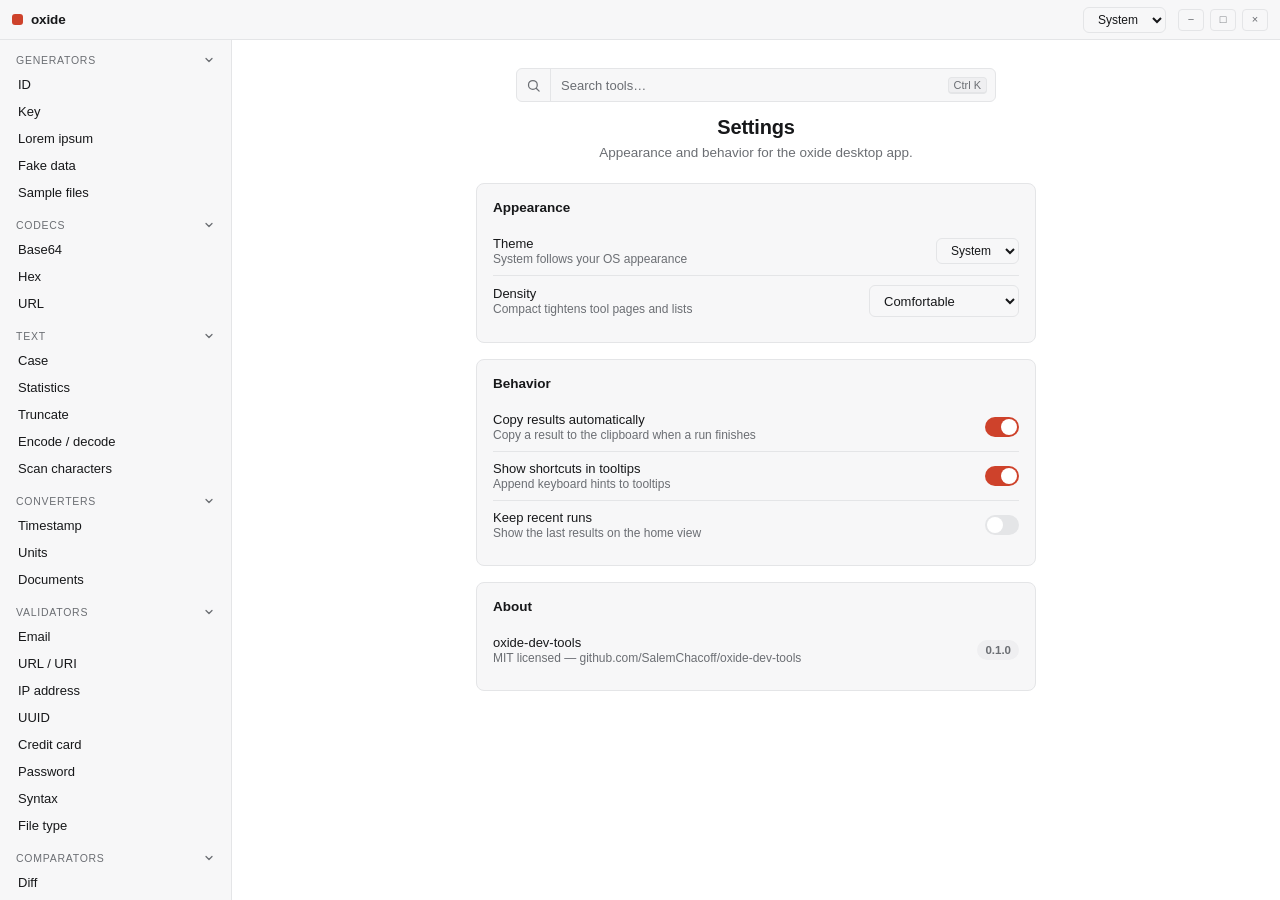
<file: docs/design/mock/settings.html>
<!doctype html>
<html lang="en">
<head>
  <meta charset="utf-8">
  <meta name="viewport" content="width=device-width, initial-scale=1">
  <title>oxide — Settings</title>
  <link rel="stylesheet" href="design.css">
</head>
<body>
  <div class="app">
    <header class="titlebar">
      <div class="brand"><span class="brand-dot"></span>oxide</div>
      <div class="spacer"></div>
      <select class="theme-select input" aria-label="Theme">
        <option value="system">System</option>
        <option value="light">Light</option>
        <option value="dark">Dark</option>
      </select>
      <div class="win-controls"><span class="win">−</span><span class="win">□</span><span class="win">×</span></div>
    </header>

    <nav class="sidebar">
      <details class="side-group" open>
        <summary class="side-title">Generators <svg class="chev" width="12" height="12" viewBox="0 0 24 24" fill="none" stroke="currentColor" stroke-width="2.5" stroke-linecap="round" stroke-linejoin="round"><path d="m6 9 6 6 6-6"/></svg></summary>
        <div class="side-items">
          <a class="side-item" href="uuid.html">ID</a>
          <a class="side-item" href="#">Key</a>
          <a class="side-item" href="#">Lorem ipsum</a>
          <a class="side-item" href="#">Fake data</a>
          <a class="side-item" href="#">Sample files</a>
        </div>
      </details>
      <details class="side-group" open>
        <summary class="side-title">Codecs <svg class="chev" width="12" height="12" viewBox="0 0 24 24" fill="none" stroke="currentColor" stroke-width="2.5" stroke-linecap="round" stroke-linejoin="round"><path d="m6 9 6 6 6-6"/></svg></summary>
        <div class="side-items">
          <a class="side-item" href="base64.html">Base64</a>
          <a class="side-item" href="#">Hex</a>
          <a class="side-item" href="#">URL</a>
        </div>
      </details>
      <details class="side-group" open>
        <summary class="side-title">Text <svg class="chev" width="12" height="12" viewBox="0 0 24 24" fill="none" stroke="currentColor" stroke-width="2.5" stroke-linecap="round" stroke-linejoin="round"><path d="m6 9 6 6 6-6"/></svg></summary>
        <div class="side-items">
          <a class="side-item" href="#">Case</a>
          <a class="side-item" href="#">Statistics</a>
          <a class="side-item" href="#">Truncate</a>
          <a class="side-item" href="#">Encode / decode</a>
          <a class="side-item" href="#">Scan characters</a>
        </div>
      </details>
      <details class="side-group" open>
        <summary class="side-title">Converters <svg class="chev" width="12" height="12" viewBox="0 0 24 24" fill="none" stroke="currentColor" stroke-width="2.5" stroke-linecap="round" stroke-linejoin="round"><path d="m6 9 6 6 6-6"/></svg></summary>
        <div class="side-items">
          <a class="side-item" href="#">Timestamp</a>
          <a class="side-item" href="#">Units</a>
          <a class="side-item" href="#">Documents</a>
        </div>
      </details>
      <details class="side-group" open>
        <summary class="side-title">Validators <svg class="chev" width="12" height="12" viewBox="0 0 24 24" fill="none" stroke="currentColor" stroke-width="2.5" stroke-linecap="round" stroke-linejoin="round"><path d="m6 9 6 6 6-6"/></svg></summary>
        <div class="side-items">
          <a class="side-item" href="email.html">Email</a>
          <a class="side-item" href="#">URL / URI</a>
          <a class="side-item" href="#">IP address</a>
          <a class="side-item" href="#">UUID</a>
          <a class="side-item" href="#">Credit card</a>
          <a class="side-item" href="#">Password</a>
          <a class="side-item" href="#">Syntax</a>
          <a class="side-item" href="#">File type</a>
        </div>
      </details>
      <details class="side-group" open>
        <summary class="side-title">Comparators <svg class="chev" width="12" height="12" viewBox="0 0 24 24" fill="none" stroke="currentColor" stroke-width="2.5" stroke-linecap="round" stroke-linejoin="round"><path d="m6 9 6 6 6-6"/></svg></summary>
        <div class="side-items">
          <a class="side-item" href="#">Diff</a>
          <a class="side-item" href="#">JSON compare</a>
          <a class="side-item" href="#">SemVer</a>
          <a class="side-item" href="#">Directories</a>
        </div>
      </details>
      <details class="side-group" open>
        <summary class="side-title">App <svg class="chev" width="12" height="12" viewBox="0 0 24 24" fill="none" stroke="currentColor" stroke-width="2.5" stroke-linecap="round" stroke-linejoin="round"><path d="m6 9 6 6 6-6"/></svg></summary>
        <div class="side-items">
          <a class="side-item active" href="settings.html">Settings</a>
          <a class="side-item" href="components.html">Components</a>
        </div>
      </details>
    </nav>

    <main class="content">
      <div class="search">
        <span class="search-icon">
          <svg class="ic" width="15" height="15" viewBox="0 0 24 24" fill="none" stroke="currentColor" stroke-width="2" stroke-linecap="round" stroke-linejoin="round"><circle cx="11" cy="11" r="7"/><path d="m21 21-4.3-4.3"/></svg>
        </span>
        <input type="text" placeholder="Search tools…" aria-label="Search tools">
        <kbd>Ctrl K</kbd>
      </div>

      <div class="page-head center">
        <h1>Settings</h1>
        <p>Appearance and behavior for the oxide desktop app.</p>
      </div>

      <div class="section">
        <div class="group">
          <div class="group-title">Appearance</div>
          <div class="row">
            <span class="row-label">Theme<small>System follows your OS appearance</small></span>
            <select class="theme-select input" style="max-width:150px" aria-label="Theme">
              <option value="system">System</option>
              <option value="light">Light</option>
              <option value="dark">Dark</option>
            </select>
          </div>
          <div class="row">
            <span class="row-label">Density<small>Compact tightens tool pages and lists</small></span>
            <select class="input" style="max-width:150px">
              <option>Comfortable</option>
              <option>Compact</option>
            </select>
          </div>
        </div>

        <div class="group">
          <div class="group-title">Behavior</div>
          <div class="row">
            <span class="row-label">Copy results automatically<small>Copy a result to the clipboard when a run finishes</small></span>
            <span class="switch on"><span class="knob"></span></span>
          </div>
          <div class="row">
            <span class="row-label">Show shortcuts in tooltips<small>Append keyboard hints to tooltips</small></span>
            <span class="switch on"><span class="knob"></span></span>
          </div>
          <div class="row">
            <span class="row-label">Keep recent runs<small>Show the last results on the home view</small></span>
            <span class="switch"><span class="knob"></span></span>
          </div>
        </div>

        <div class="group">
          <div class="group-title">About</div>
          <div class="row">
            <span class="row-label">oxide-dev-tools<small>MIT licensed — github.com/SalemChacoff/oxide-dev-tools</small></span>
            <span class="badge badge-neutral">0.1.0</span>
          </div>
        </div>
      </div>
    </main>
  </div>
  <script src="mock.js"></script>
</body>
</html>
</file>
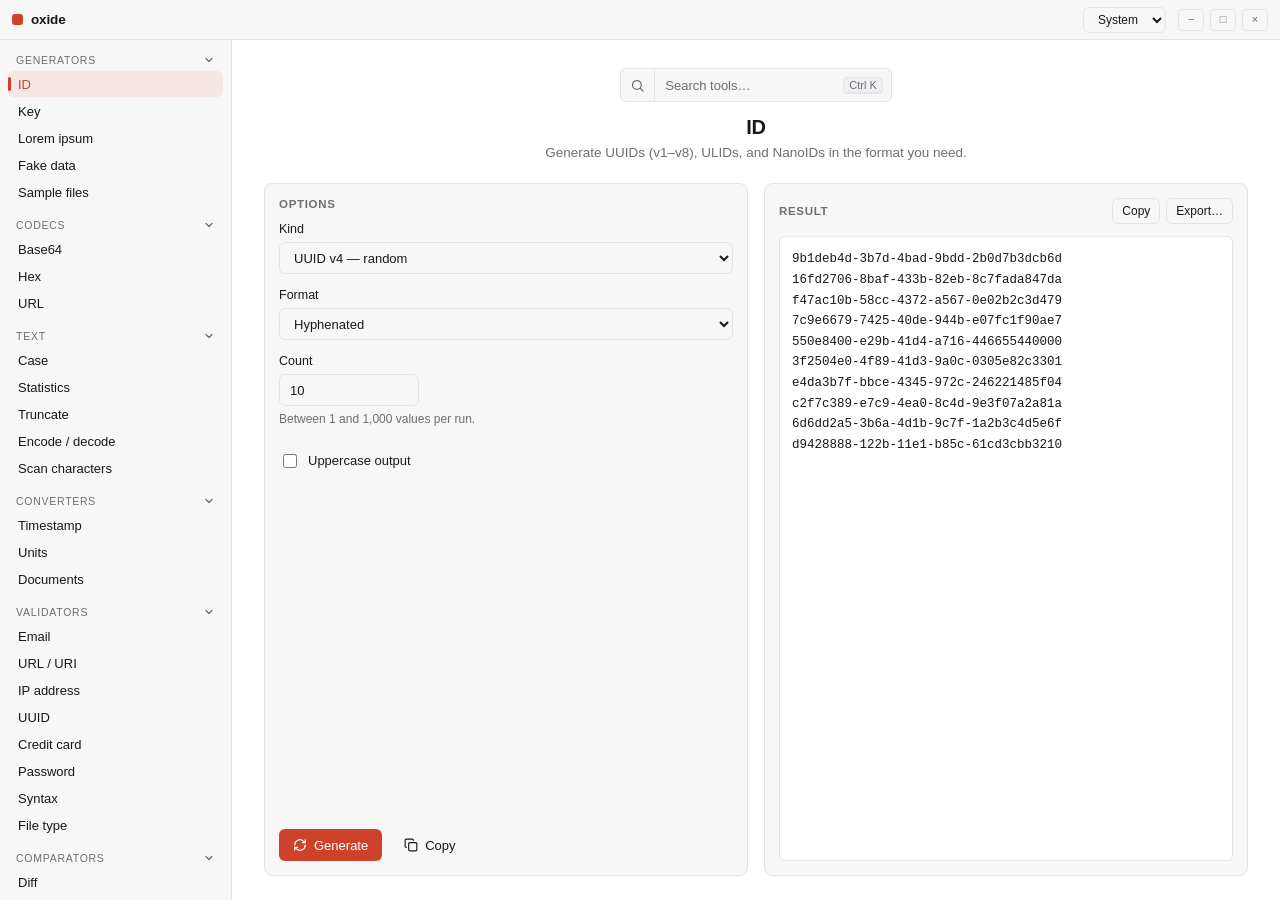
<file: docs/design/mock/uuid.html>
<!doctype html>
<html lang="en">
<head>
  <meta charset="utf-8">
  <meta name="viewport" content="width=device-width, initial-scale=1">
  <title>oxide — ID</title>
  <link rel="stylesheet" href="design.css">
</head>
<body>
  <div class="app">
    <header class="titlebar">
      <div class="brand"><span class="brand-dot"></span>oxide</div>
      <div class="spacer"></div>
      <select class="theme-select input" aria-label="Theme">
        <option value="system">System</option>
        <option value="light">Light</option>
        <option value="dark">Dark</option>
      </select>
      <div class="win-controls"><span class="win">−</span><span class="win">□</span><span class="win">×</span></div>
    </header>

    <nav class="sidebar">
      <details class="side-group" open>
        <summary class="side-title">Generators <svg class="chev" width="12" height="12" viewBox="0 0 24 24" fill="none" stroke="currentColor" stroke-width="2.5" stroke-linecap="round" stroke-linejoin="round"><path d="m6 9 6 6 6-6"/></svg></summary>
        <div class="side-items">
          <a class="side-item active" href="uuid.html">ID</a>
          <a class="side-item" href="#">Key</a>
          <a class="side-item" href="#">Lorem ipsum</a>
          <a class="side-item" href="#">Fake data</a>
          <a class="side-item" href="#">Sample files</a>
        </div>
      </details>
      <details class="side-group" open>
        <summary class="side-title">Codecs <svg class="chev" width="12" height="12" viewBox="0 0 24 24" fill="none" stroke="currentColor" stroke-width="2.5" stroke-linecap="round" stroke-linejoin="round"><path d="m6 9 6 6 6-6"/></svg></summary>
        <div class="side-items">
          <a class="side-item" href="base64.html">Base64</a>
          <a class="side-item" href="#">Hex</a>
          <a class="side-item" href="#">URL</a>
        </div>
      </details>
      <details class="side-group" open>
        <summary class="side-title">Text <svg class="chev" width="12" height="12" viewBox="0 0 24 24" fill="none" stroke="currentColor" stroke-width="2.5" stroke-linecap="round" stroke-linejoin="round"><path d="m6 9 6 6 6-6"/></svg></summary>
        <div class="side-items">
          <a class="side-item" href="#">Case</a>
          <a class="side-item" href="#">Statistics</a>
          <a class="side-item" href="#">Truncate</a>
          <a class="side-item" href="#">Encode / decode</a>
          <a class="side-item" href="#">Scan characters</a>
        </div>
      </details>
      <details class="side-group" open>
        <summary class="side-title">Converters <svg class="chev" width="12" height="12" viewBox="0 0 24 24" fill="none" stroke="currentColor" stroke-width="2.5" stroke-linecap="round" stroke-linejoin="round"><path d="m6 9 6 6 6-6"/></svg></summary>
        <div class="side-items">
          <a class="side-item" href="#">Timestamp</a>
          <a class="side-item" href="#">Units</a>
          <a class="side-item" href="#">Documents</a>
        </div>
      </details>
      <details class="side-group" open>
        <summary class="side-title">Validators <svg class="chev" width="12" height="12" viewBox="0 0 24 24" fill="none" stroke="currentColor" stroke-width="2.5" stroke-linecap="round" stroke-linejoin="round"><path d="m6 9 6 6 6-6"/></svg></summary>
        <div class="side-items">
          <a class="side-item" href="email.html">Email</a>
          <a class="side-item" href="#">URL / URI</a>
          <a class="side-item" href="#">IP address</a>
          <a class="side-item" href="#">UUID</a>
          <a class="side-item" href="#">Credit card</a>
          <a class="side-item" href="#">Password</a>
          <a class="side-item" href="#">Syntax</a>
          <a class="side-item" href="#">File type</a>
        </div>
      </details>
      <details class="side-group" open>
        <summary class="side-title">Comparators <svg class="chev" width="12" height="12" viewBox="0 0 24 24" fill="none" stroke="currentColor" stroke-width="2.5" stroke-linecap="round" stroke-linejoin="round"><path d="m6 9 6 6 6-6"/></svg></summary>
        <div class="side-items">
          <a class="side-item" href="#">Diff</a>
          <a class="side-item" href="#">JSON compare</a>
          <a class="side-item" href="#">SemVer</a>
          <a class="side-item" href="#">Directories</a>
        </div>
      </details>
      <details class="side-group" open>
        <summary class="side-title">App <svg class="chev" width="12" height="12" viewBox="0 0 24 24" fill="none" stroke="currentColor" stroke-width="2.5" stroke-linecap="round" stroke-linejoin="round"><path d="m6 9 6 6 6-6"/></svg></summary>
        <div class="side-items">
          <a class="side-item" href="settings.html">Settings</a>
          <a class="side-item" href="components.html">Components</a>
        </div>
      </details>
    </nav>

    <main class="content fill">
      <div class="search">
        <span class="search-icon">
          <svg class="ic" width="15" height="15" viewBox="0 0 24 24" fill="none" stroke="currentColor" stroke-width="2" stroke-linecap="round" stroke-linejoin="round"><circle cx="11" cy="11" r="7"/><path d="m21 21-4.3-4.3"/></svg>
        </span>
        <input type="text" placeholder="Search tools…" aria-label="Search tools">
        <kbd>Ctrl K</kbd>
      </div>

      <div class="page-head center">
        <h1>ID</h1>
        <p>Generate UUIDs (v1–v8), ULIDs, and NanoIDs in the format you need.</p>
      </div>

      <div class="tool-wrap">
      <div class="panes">
        <section class="pane">
          <div class="pane-head"><span class="pane-title">Options</span></div>
          <div class="pane-body">
            <div class="field">
              <label for="kind">Kind</label>
              <select id="kind" class="input">
                <option>UUID v4 — random</option>
                <option>UUID v7 — time-ordered</option>
                <option>UUID v1 — timestamp + node</option>
                <option>ULID</option>
                <option>NanoID</option>
              </select>
            </div>
            <div class="field">
              <label for="format">Format</label>
              <select id="format" class="input">
                <option>Hyphenated</option>
                <option>Simple</option>
                <option>Braced</option>
                <option>URN</option>
              </select>
            </div>
            <div class="field">
              <label for="count">Count</label>
              <input id="count" class="input" type="number" value="10" min="1" max="1000" style="max-width:140px">
              <div class="help">Between 1 and 1,000 values per run.</div>
            </div>
            <label class="check"><input type="checkbox"> Uppercase output</label>
          </div>
          <div class="pane-footer">
            <button class="btn btn-primary">
              <svg class="ic" width="14" height="14" viewBox="0 0 24 24" fill="none" stroke="currentColor" stroke-width="2" stroke-linecap="round" stroke-linejoin="round"><path d="M3 12a9 9 0 0 1 15-6.7L21 8"/><path d="M21 3v5h-5"/><path d="M21 12a9 9 0 0 1-15 6.7L3 16"/><path d="M3 21v-5h5"/></svg>
              Generate
            </button>
            <button class="btn btn-ghost">
              <svg class="ic" width="14" height="14" viewBox="0 0 24 24" fill="none" stroke="currentColor" stroke-width="2" stroke-linecap="round" stroke-linejoin="round"><rect width="14" height="14" x="8" y="8" rx="2"/><path d="M4 16c-1.1 0-2-.9-2-2V4c0-1.1.9-2 2-2h10c1.1 0 2 .9 2 2"/></svg>
              Copy
            </button>
          </div>
        </section>

        <section class="pane">
          <div class="pane-head">
            <span class="pane-title">Result</span>
            <div class="pane-actions">
              <button class="btn btn-outline btn-sm">Copy</button>
              <button class="btn btn-outline btn-sm">Export…</button>
            </div>
          </div>
          <div class="pane-body">
            <div class="output">9b1deb4d-3b7d-4bad-9bdd-2b0d7b3dcb6d
16fd2706-8baf-433b-82eb-8c7fada847da
f47ac10b-58cc-4372-a567-0e02b2c3d479
7c9e6679-7425-40de-944b-e07fc1f90ae7
550e8400-e29b-41d4-a716-446655440000
3f2504e0-4f89-41d3-9a0c-0305e82c3301
e4da3b7f-bbce-4345-972c-246221485f04
c2f7c389-e7c9-4ea0-8c4d-9e3f07a2a81a
6d6dd2a5-3b6a-4d1b-9c7f-1a2b3c4d5e6f
d9428888-122b-11e1-b85c-61cd3cbb3210</div>
          </div>
        </section>
      </div>
      </div>
    </main>
  </div>
  <script src="mock.js"></script>
</body>
</html>
</file>
<file: docs/design/mock/design.css>
/* oxide-design mock stylesheet
   CSS custom properties map 1:1 to the theme tokens in docs/design/phase7-ui.md §3.1.
   Hex values live ONLY here — components/pages use var(--token). */

:root {
  --primary: #ce422b;
  --primary-hover: #b83a26;
  --primary-tint: rgba(206, 66, 43, 0.09);
  --primary-ring: rgba(206, 66, 43, 0.35);
  --background: #ffffff;
  --surface: #f7f7f8;
  --surface-2: #efeff1;
  --border: #e4e5e7;
  --foreground: #17181a;
  --muted: #6b6e73;
  --danger: #b91c1c;
  --danger-tint: rgba(185, 28, 28, 0.08);
  --success: #15803d;
  --success-tint: rgba(21, 128, 61, 0.09);
  --radius-s: 4px;
  --radius: 6px;
  --radius-l: 8px;
  --titlebar-h: 40px;
  --sidebar-w: 232px;
  --sans: -apple-system, BlinkMacSystemFont, "Segoe UI", Roboto, "Helvetica Neue", Arial, sans-serif;
  --mono: ui-monospace, SFMono-Regular, "Cascadia Mono", Consolas, "Liberation Mono", monospace;
}

:root[data-theme="dark"] {
  --primary-hover: #dd5a3f;
  --background: #0e0e0f;
  --surface: #17181a;
  --surface-2: #202224;
  --border: #2a2c2f;
  --foreground: #f2f2f3;
  --muted: #8e9094;
  --danger: #e5484d;
  --danger-tint: rgba(229, 72, 77, 0.12);
  --success: #30a46c;
  --success-tint: rgba(48, 164, 108, 0.12);
}

@media (prefers-color-scheme: dark) {
  :root:not([data-theme="light"]) {
    --primary-hover: #dd5a3f;
    --background: #0e0e0f;
    --surface: #17181a;
    --surface-2: #202224;
    --border: #2a2c2f;
    --foreground: #f2f2f3;
    --muted: #8e9094;
    --danger: #e5484d;
    --danger-tint: rgba(229, 72, 77, 0.12);
    --success: #30a46c;
    --success-tint: rgba(48, 164, 108, 0.12);
  }
}

* { box-sizing: border-box; }
html, body { height: 100%; }
body {
  margin: 0;
  font-family: var(--sans);
  font-size: 13.5px;
  color: var(--foreground);
  background: var(--background);
  -webkit-font-smoothing: antialiased;
}
a { color: inherit; }

/* ---------- Shell ---------- */
.app {
  display: grid;
  grid-template-rows: var(--titlebar-h) 1fr;
  grid-template-columns: var(--sidebar-w) 1fr;
  height: 100vh;
  min-width: 880px;
  min-height: 600px;
  overflow: hidden;
}
.titlebar {
  grid-column: 1 / -1;
  display: flex;
  align-items: center;
  gap: 12px;
  padding: 0 12px;
  background: var(--surface);
  border-bottom: 1px solid var(--border);
  user-select: none;
}
.brand { display: flex; align-items: center; gap: 8px; font-weight: 600; letter-spacing: -0.01em; }
.brand-dot { width: 11px; height: 11px; border-radius: 3px; background: var(--primary); }
.titlebar .spacer { flex: 1; }
.theme-select { height: 26px !important; width: auto !important; font-size: 12px !important; }
.win-controls { display: flex; gap: 6px; }
.win {
  width: 26px; height: 22px;
  display: grid; place-items: center;
  border: 1px solid var(--border);
  border-radius: var(--radius-s);
  color: var(--muted);
  font-size: 11px;
  line-height: 1;
}

/* ---------- Sidebar ---------- */
.sidebar {
  border-right: 1px solid var(--border);
  background: var(--surface);
  overflow-y: auto;
  padding: 14px 8px;
}
.side-group { margin-bottom: 14px; }
.side-group summary.side-title {
  list-style: none;
  display: flex;
  align-items: center;
  justify-content: space-between;
  font-size: 10.5px;
  text-transform: uppercase;
  letter-spacing: 0.07em;
  color: var(--muted);
  padding: 0 8px 5px;
  cursor: pointer;
  user-select: none;
}
.side-group summary.side-title:hover { color: var(--foreground); }
.side-group summary.side-title:focus-visible { outline: 2px solid var(--primary-ring); outline-offset: 2px; border-radius: var(--radius-s); }
.side-group summary.side-title::-webkit-details-marker { display: none; }
.side-group .chev { transition: transform 0.15s; }
.side-group:not([open]) .chev { transform: rotate(-90deg); }
.side-items { display: grid; gap: 1px; }
.side-item {
  position: relative;
  display: block;
  padding: 5.5px 10px;
  border-radius: var(--radius);
  text-decoration: none;
  font-size: 13px;
}
.side-item:hover { background: var(--surface-2); }
.side-item:focus-visible { outline: 2px solid var(--primary-ring); outline-offset: -1px; }
.side-item.active { background: var(--primary-tint); color: var(--primary); font-weight: 500; }
.side-item.active::before {
  content: "";
  position: absolute;
  left: 0; top: 22%; bottom: 22%;
  width: 2.5px;
  border-radius: 2px;
  background: var(--primary);
}

/* ---------- Content ---------- */
.content { overflow-y: auto; padding: 28px 32px 40px; }
.content.fill { display: flex; flex-direction: column; overflow: hidden; padding-bottom: 24px; }
.tool-wrap { width: 100%; max-width: 1060px; margin: 0 auto; }
.content.fill .tool-wrap { flex: 1; min-height: 0; display: flex; flex-direction: column; }
.content.fill .panes { flex: 1; min-height: 0; display: flex; }
.content.fill .pane { flex: 1; min-height: 0; }
.content.fill .pane-body > .field { display: flex; flex-direction: column; }
.content.fill .pane-body > .field textarea.input { flex: 1; min-height: 92px; }
.page-head { margin-bottom: 20px; max-width: 640px; }
.page-head.center { text-align: center; margin-left: auto; margin-right: auto; }
.page-head h1 { margin: 0 0 4px; font-size: 20px; font-weight: 600; letter-spacing: -0.01em; }
.page-head p { margin: 0; color: var(--muted); line-height: 1.5; }

kbd {
  font-family: var(--sans);
  font-size: 11px;
  border: 1px solid var(--border);
  border-bottom-width: 2px;
  background: var(--surface-2);
  border-radius: var(--radius-s);
  padding: 1px 5px;
  color: var(--muted);
}

/* ---------- Home: search + cards ---------- */
.search {
  position: relative;
  display: flex;
  align-items: center;
  max-width: 480px;
  height: 34px;
  margin: 0 auto 14px;
  background: var(--surface);
  border: 1px solid var(--border);
  border-radius: var(--radius);
  transition: border-color 0.12s, box-shadow 0.12s;
}
.search:focus-within { border-color: var(--primary); box-shadow: 0 0 0 2px var(--primary-ring); }
.search-icon {
  display: grid;
  place-items: center;
  align-self: stretch;
  width: 34px;
  flex: none;
  color: var(--muted);
  border-right: 1px solid var(--border);
}
.search input {
  flex: 1;
  min-width: 0;
  height: 100%;
  border: none;
  background: transparent;
  color: var(--foreground);
  font: inherit;
  font-size: 13px;
  padding: 0 10px;
}
.search input:focus, .search input:focus-visible { outline: none; }
.search input::placeholder { color: var(--muted); }
.search kbd { flex: none; margin-right: 8px; }
.cat-title {
  font-size: 12px; font-weight: 600;
  text-transform: uppercase; letter-spacing: 0.05em;
  color: var(--muted);
  margin: 26px 0 10px;
}
.cards { display: grid; grid-template-columns: repeat(auto-fill, minmax(236px, 1fr)); gap: 10px; }
.card {
  display: flex; gap: 12px; align-items: flex-start;
  padding: 14px;
  border: 1px solid var(--border);
  border-radius: var(--radius-l);
  background: var(--surface);
  text-decoration: none;
  transition: border-color 0.12s, background 0.12s;
}
.card:hover { border-color: var(--primary); background: var(--primary-tint); }
.card:focus-visible { outline: 2px solid var(--primary-ring); outline-offset: 1px; }
.card-ic {
  width: 34px; height: 34px; flex: none;
  border-radius: var(--radius);
  background: var(--primary-tint);
  color: var(--primary);
  display: grid; place-items: center;
}
.card > span:last-child { display: block; min-width: 0; }
.card-name { display: block; font-weight: 600; font-size: 13.5px; }
.card-desc { display: block; color: var(--muted); font-size: 12.5px; line-height: 1.45; margin-top: 2px; }

/* ---------- Forms ---------- */
.field { margin-bottom: 14px; }
.field > label { display: block; font-size: 12.5px; font-weight: 500; margin-bottom: 6px; }
.field .help { color: var(--muted); font-size: 12px; margin-top: 5px; line-height: 1.45; }
.field .msg { display: flex; align-items: center; gap: 5px; color: var(--danger); font-size: 12px; margin-top: 5px; }
.input {
  width: 100%; height: 32px; padding: 0 10px;
  background: var(--surface);
  border: 1px solid var(--border);
  border-radius: var(--radius);
  color: var(--foreground);
  font: inherit; font-size: 13px;
}
select.input { cursor: pointer; }
textarea.input { height: auto; min-height: 92px; padding: 8px 10px; resize: vertical; line-height: 1.55; }
.input:focus, .input:focus-visible {
  outline: none;
  border-color: var(--primary);
  box-shadow: 0 0 0 2px var(--primary-ring);
}
.input.error { border-color: var(--danger); }
.input.error:focus { box-shadow: 0 0 0 2px rgba(185, 28, 28, 0.22); }
.input:disabled { opacity: 0.55; cursor: not-allowed; }
.check { display: flex; align-items: center; gap: 8px; font-size: 13px; margin: 8px 0; }
input[type="checkbox"], input[type="radio"] { accent-color: var(--primary); width: 14px; height: 14px; }

/* ---------- Buttons ---------- */
.btn {
  display: inline-flex; align-items: center; justify-content: center; gap: 7px;
  height: 32px; padding: 0 13px;
  border: 1px solid transparent;
  border-radius: var(--radius);
  font: inherit; font-size: 13px; font-weight: 500;
  text-decoration: none;
  cursor: pointer;
  transition: background 0.12s, border-color 0.12s;
}
.btn:focus-visible { outline: 2px solid var(--primary-ring); outline-offset: 1px; }
.btn-primary { background: var(--primary); color: #fff; }
.btn-primary:hover { background: var(--primary-hover); }
.btn-outline { border-color: var(--border); background: transparent; color: var(--foreground); }
.btn-outline:hover { background: var(--surface-2); }
.btn-ghost { background: transparent; color: var(--foreground); }
.btn-ghost:hover { background: var(--surface-2); }
.btn-danger { background: var(--danger); color: #fff; }
.btn-danger:hover { filter: brightness(0.94); }
.btn:disabled { opacity: 0.5; cursor: not-allowed; }
.btn-sm { height: 26px; padding: 0 9px; font-size: 12px; gap: 5px; }
.btn-row { display: flex; gap: 8px; align-items: center; }

/* ---------- Tabs ---------- */
.tabs { display: inline-flex; gap: 2px; padding: 2px; border: 1px solid var(--border); border-radius: var(--radius); background: var(--surface); }
.tab { padding: 4.5px 12px; border-radius: var(--radius-s); font-size: 12.5px; color: var(--muted); cursor: pointer; }
.tab.active { background: var(--primary); color: #fff; }

/* ---------- Tool panes ---------- */
.panes { display: grid; grid-template-columns: 1fr 1fr; gap: 16px; align-items: stretch; }
.pane {
  display: flex; flex-direction: column;
  border: 1px solid var(--border);
  border-radius: var(--radius-l);
  background: var(--surface);
  padding: 14px;
  min-height: 340px;
}
.pane-head { display: flex; align-items: center; justify-content: space-between; gap: 8px; margin-bottom: 12px; }
.pane-title { font-size: 11.5px; font-weight: 600; text-transform: uppercase; letter-spacing: 0.06em; color: var(--muted); }
.pane-actions { display: flex; gap: 6px; }
.pane-body { flex: 1; display: flex; flex-direction: column; min-height: 0; }
.pane-footer { display: flex; gap: 8px; margin-top: 12px; }
.output {
  flex: 1; min-height: 0;
  background: var(--background);
  border: 1px solid var(--border);
  border-radius: var(--radius);
  padding: 12px;
  font-family: var(--mono);
  font-size: 12.5px;
  line-height: 1.65;
  overflow: auto;
  white-space: pre-wrap;
  word-break: break-all;
}
.demo-note { font-size: 11.5px; color: var(--muted); margin: 14px 0 6px; text-transform: uppercase; letter-spacing: 0.05em; }

/* ---------- Badges, alerts, feedback ---------- */
.badge {
  display: inline-flex; align-items: center; gap: 5px;
  height: 20px; padding: 0 8px;
  border-radius: 999px;
  font-size: 11.5px; font-weight: 600;
}
.badge-success { background: var(--success-tint); color: var(--success); }
.badge-danger { background: var(--danger-tint); color: var(--danger); }
.badge-neutral { background: var(--surface-2); color: var(--muted); }
.alert {
  display: flex; gap: 10px; align-items: flex-start;
  padding: 10px 12px;
  border: 1px solid var(--border);
  border-radius: var(--radius);
  background: var(--surface);
  font-size: 12.5px; line-height: 1.5;
}
.alert .ic { flex: none; margin-top: 1px; }
.alert-danger { border-color: var(--danger); background: var(--danger-tint); }
.alert-danger .ic { color: var(--danger); }
.result-card {
  display: flex; flex-direction: column; gap: 12px;
  border: 1px solid var(--border);
  border-radius: var(--radius-l);
  background: var(--surface);
  padding: 14px;
}
.result-head { display: flex; align-items: center; justify-content: space-between; gap: 10px; }
.result-title { font-weight: 600; font-size: 13.5px; }
.details { list-style: none; margin: 0; padding: 0; display: grid; gap: 7px; }
.details li { display: flex; gap: 8px; align-items: center; font-size: 12.5px; }
.ic-ok { color: var(--success); flex: none; }
.ic-bad { color: var(--danger); flex: none; }
.details .muted { color: var(--muted); }

/* ---------- Spinner / progress ---------- */
.spinner {
  width: 14px; height: 14px;
  border: 2px solid rgba(255, 255, 255, 0.35);
  border-top-color: #fff;
  border-radius: 50%;
  animation: spin 0.8s linear infinite;
}
.spinner.surface { border-color: var(--border); border-top-color: var(--primary); }
@keyframes spin { to { transform: rotate(360deg); } }
.progress { height: 6px; background: var(--surface-2); border-radius: 999px; overflow: hidden; }
.progress > i { display: block; height: 100%; width: 60%; background: var(--primary); border-radius: 999px; }

/* ---------- Switch ---------- */
.switch { position: relative; width: 34px; height: 20px; border-radius: 999px; background: var(--border); transition: background 0.15s; flex: none; }
.switch.on { background: var(--primary); }
.switch .knob { position: absolute; top: 2px; left: 2px; width: 16px; height: 16px; border-radius: 50%; background: #fff; transition: left 0.15s; }
.switch.on .knob { left: 16px; }

/* ---------- Toast / tooltip ---------- */
.toast {
  display: flex; align-items: center; gap: 10px;
  max-width: 320px;
  padding: 10px 14px;
  background: var(--surface);
  border: 1px solid var(--border);
  border-left: 2.5px solid var(--primary);
  border-radius: var(--radius);
  box-shadow: 0 6px 20px rgba(0, 0, 0, 0.14);
  font-size: 12.5px;
}
.toast .ic { color: var(--primary); flex: none; }
.tip { position: relative; display: inline-flex; }
.tip .tooltip {
  position: absolute; bottom: calc(100% + 8px); left: 50%;
  transform: translateX(-50%);
  background: var(--foreground); color: var(--background);
  padding: 4px 8px;
  border-radius: var(--radius-s);
  font-size: 11.5px;
  white-space: nowrap;
  opacity: 0; pointer-events: none;
  transition: opacity 0.12s;
  z-index: 5;
}
.tip:hover .tooltip, .tip:focus-within .tooltip { opacity: 1; }

/* ---------- Sections / groups ---------- */
.section { max-width: 560px; margin: 0 auto; }
.group {
  border: 1px solid var(--border);
  border-radius: var(--radius-l);
  background: var(--surface);
  padding: 16px;
  margin-bottom: 16px;
}
.group-title { font-weight: 600; font-size: 13.5px; margin-bottom: 12px; }
.row { display: flex; align-items: center; justify-content: space-between; gap: 12px; padding: 9px 0; }
.row + .row { border-top: 1px solid var(--border); }
.row-label { font-size: 13px; }
.row-label small { display: block; color: var(--muted); font-size: 12px; margin-top: 1px; }
.comp-row { display: flex; flex-wrap: wrap; gap: 10px; align-items: center; margin-bottom: 18px; }
.comp-label { font-size: 11.5px; font-weight: 600; text-transform: uppercase; letter-spacing: 0.05em; color: var(--muted); margin: 22px 0 10px; }
.toast-demo { position: fixed; bottom: 16px; right: 16px; }

.ic { flex: none; }
</file>
